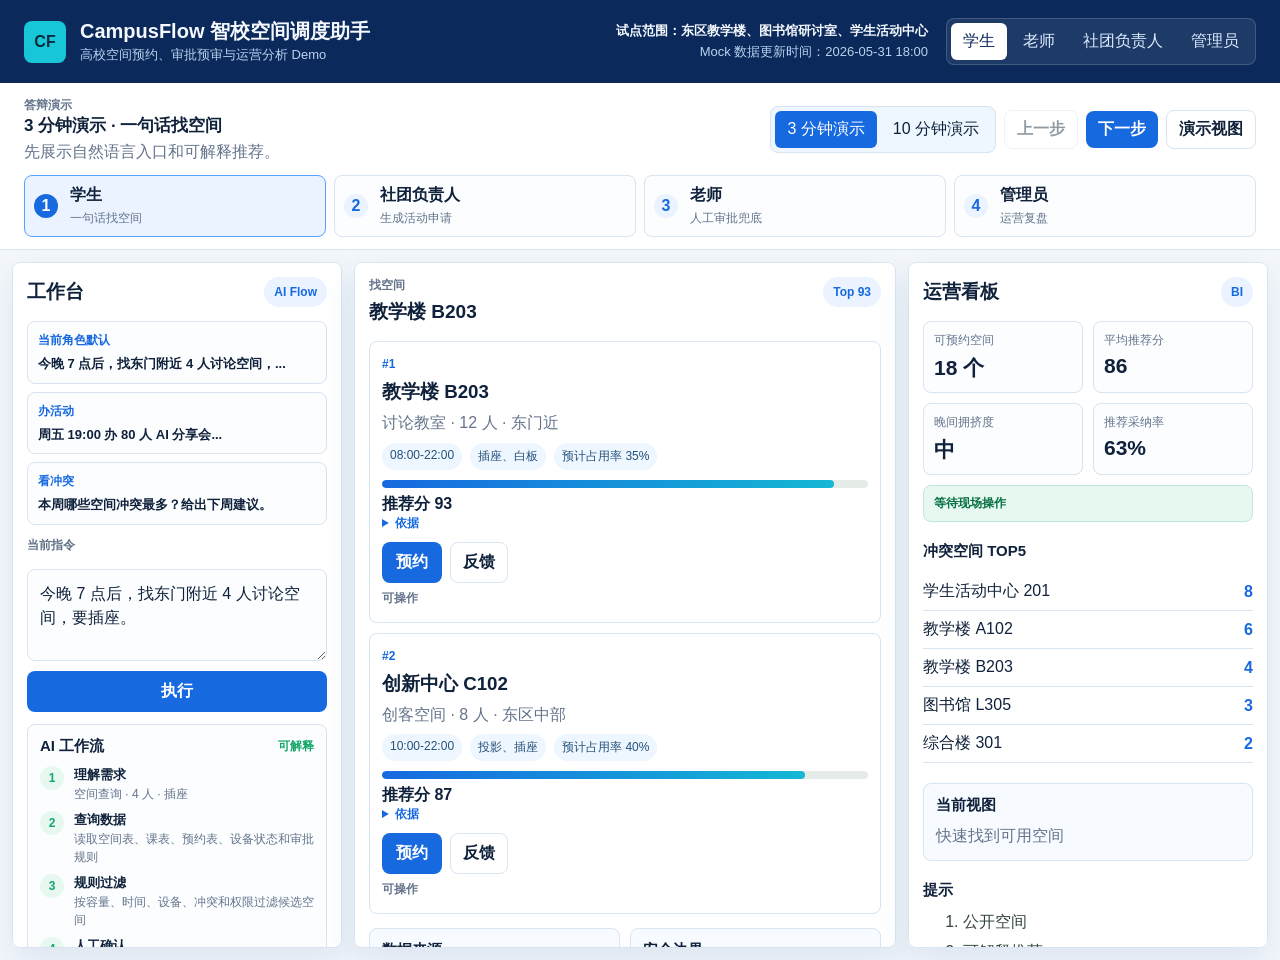
<file: demo/index.html>
<!doctype html>
<html lang="zh-CN">
  <head>
    <meta charset="UTF-8">
    <meta name="viewport" content="width=device-width, initial-scale=1.0">
    <title>CampusFlow 智校空间调度助手 Demo</title>
    <link rel="stylesheet" href="./styles.css">
  </head>
  <body>
    <main class="app-shell">
      <header class="topbar">
        <div class="brand">
          <div class="brand-mark">CF</div>
          <div>
            <h1>CampusFlow 智校空间调度助手</h1>
            <p>高校空间预约、审批预审与运营分析 Demo</p>
          </div>
        </div>
        <div class="topbar-right">
          <div class="data-meta">
            <strong>试点范围：东区教学楼、图书馆研讨室、学生活动中心</strong>
            <span>Mock 数据更新时间：2026-05-31 18:00</span>
          </div>
          <nav class="segmented" id="roleTabs" aria-label="角色切换"></nav>
        </div>
      </header>

      <section class="presentation-strip" aria-label="答辩演示模式">
        <div class="presentation-copy">
          <span class="eyebrow">答辩演示</span>
          <strong id="presentationTitle"></strong>
          <p id="presentationPoint"></p>
        </div>
        <div class="presentation-controls">
          <div class="segmented presentation-segmented" id="presentationModes" aria-label="演示时长"></div>
          <button class="ghost-button" id="prevStep" type="button">上一步</button>
          <button class="primary-button small" id="nextStep" type="button">下一步</button>
          <button class="ghost-button" id="focusToggle" type="button">演示视图</button>
        </div>
        <div class="step-track" id="presentationSteps"></div>
      </section>

      <section class="workspace">
        <aside class="pane">
          <div class="pane-inner">
            <div class="section-title">
              <h2>工作台</h2>
              <span class="status-pill">AI Flow</span>
            </div>
            <div class="prompt-stack" id="promptButtons"></div>
            <div class="query-box">
              <label for="queryInput" class="eyebrow">当前指令</label>
              <textarea id="queryInput"></textarea>
              <button class="primary-button" id="runButton" type="button">执行</button>
            </div>
            <section class="workflow-card">
              <div class="workflow-head">
                <h3>AI 工作流</h3>
                <span>可解释</span>
              </div>
              <ol class="workflow-steps" id="workflowSteps"></ol>
            </section>
            <details class="debug-drawer">
              <summary>技术细节</summary>
              <pre class="parsed-box" id="parsedOutput"></pre>
            </details>
          </div>
        </aside>

        <section class="pane">
          <div class="pane-inner" id="resultPanel"></div>
        </section>

        <aside class="pane">
          <div class="pane-inner">
            <div class="section-title">
              <h2>运营看板</h2>
              <span class="status-pill">BI</span>
            </div>
            <div class="metrics-grid" id="metricsGrid"></div>
            <div class="live-feedback" id="liveFeedback">等待现场操作</div>

            <section class="dashboard-section">
              <h3>冲突空间 TOP5</h3>
              <ul class="conflict-list" id="conflictList"></ul>
            </section>

            <section class="dashboard-section brief-box">
              <h3>当前视图</h3>
              <p id="weeklyBrief"></p>
            </section>

            <section class="dashboard-section">
              <h3>提示</h3>
              <ol class="action-list" id="actionList"></ol>
            </section>
          </div>
        </aside>
      </section>
    </main>
    <script src="./app.js"></script>
  </body>
</html>
</file>
<file: demo/styles.css>
:root {
  color-scheme: light;
  --bg: #f3f7fb;
  --surface: #ffffff;
  --surface-2: #eef6ff;
  --ink: #10223b;
  --muted: #64748b;
  --line: #d8e4f0;
  --green: #17a66a;
  --green-2: #e6f8f0;
  --blue: #1769e0;
  --blue-2: #eaf3ff;
  --cyan: #14b8d4;
  --amber: #c77912;
  --amber-2: #fff4db;
  --red: #d84a3a;
  --shadow: 0 14px 32px rgba(27, 82, 150, 0.1);
}

* {
  box-sizing: border-box;
}

body {
  margin: 0;
  min-width: 1180px;
  background: var(--bg);
  color: var(--ink);
  font-family: "Microsoft YaHei", "PingFang SC", "Segoe UI", Arial, sans-serif;
  letter-spacing: 0;
}

button,
textarea {
  font: inherit;
}

button {
  cursor: pointer;
}

.app-shell {
  min-height: 100vh;
  display: grid;
  grid-template-rows: auto 1fr;
}

.topbar {
  display: flex;
  align-items: center;
  justify-content: space-between;
  gap: 24px;
  padding: 18px 24px;
  background: #0b2a5b;
  color: #f5f9ff;
}

.brand {
  display: flex;
  align-items: center;
  gap: 14px;
}

.brand-mark {
  width: 42px;
  height: 42px;
  display: grid;
  place-items: center;
  border-radius: 8px;
  background: #17c7d8;
  color: #062a40;
  font-weight: 800;
}

.brand h1 {
  margin: 0;
  font-size: 20px;
  line-height: 1.2;
}

.brand p,
.data-meta span,
.eyebrow,
.muted {
  color: var(--muted);
}

.topbar .brand p,
.topbar .data-meta span {
  color: #bad2ef;
}

.brand p {
  margin: 3px 0 0;
  font-size: 13px;
}

.topbar-right {
  display: flex;
  align-items: center;
  gap: 18px;
}

.data-meta {
  display: grid;
  gap: 3px;
  text-align: right;
  font-size: 13px;
}

.segmented {
  display: inline-grid;
  grid-auto-flow: column;
  gap: 4px;
  padding: 4px;
  border: 1px solid rgba(255, 255, 255, 0.16);
  border-radius: 8px;
  background: rgba(255, 255, 255, 0.08);
}

.segmented-button {
  border: 0;
  border-radius: 6px;
  padding: 8px 12px;
  background: transparent;
  color: #dcecff;
}

.segmented-button.is-active {
  background: #ffffff;
  color: #0b2a5b;
}

.workspace {
  display: grid;
  grid-template-columns: 330px minmax(520px, 1fr) 360px;
  gap: 12px;
  padding: 12px;
  height: calc(100vh - 190px);
}

.pane {
  min-height: 0;
  overflow: auto;
  border: 1px solid var(--line);
  border-radius: 8px;
  background: var(--surface);
  box-shadow: var(--shadow);
}

.pane-inner {
  padding: 14px;
}

.pane h2,
.pane h3,
.recommendation-card h3 {
  margin: 0;
}

.pane h2 {
  font-size: 19px;
}

.section-title {
  display: flex;
  align-items: center;
  justify-content: space-between;
  margin-bottom: 14px;
}

.prompt-stack {
  display: grid;
  gap: 8px;
  margin-bottom: 12px;
}

.prompt-button {
  display: grid;
  gap: 6px;
  width: 100%;
  min-height: 56px;
  padding: 10px;
  text-align: left;
  border: 1px solid var(--line);
  border-radius: 8px;
  background: #fbfdff;
  color: var(--ink);
}

.prompt-button:hover {
  border-color: #9fc8ff;
  background: var(--blue-2);
}

.prompt-button span {
  color: var(--blue);
  font-size: 12px;
  font-weight: 700;
}

.prompt-button strong {
  font-size: 13px;
  line-height: 1.35;
}

.query-box {
  display: grid;
  gap: 10px;
}

textarea {
  width: 100%;
  min-height: 92px;
  resize: vertical;
  padding: 12px;
  border: 1px solid var(--line);
  border-radius: 8px;
  color: var(--ink);
  background: #fbfdff;
  line-height: 1.5;
}

textarea:focus {
  outline: 2px solid rgba(23, 105, 224, 0.18);
  border-color: var(--blue);
}

.primary-button,
.card-actions button {
  border: 0;
  border-radius: 8px;
  padding: 10px 14px;
  background: var(--blue);
  color: #fff;
  font-weight: 700;
}

.primary-button.small {
  padding: 8px 12px;
}

.ghost-button,
.card-actions button.ghost {
  border: 1px solid var(--line);
  border-radius: 8px;
  padding: 8px 12px;
  background: #fff;
  color: var(--ink);
  font-weight: 700;
}

.ghost-button:disabled {
  opacity: 0.45;
  cursor: not-allowed;
}

.card-actions button.is-done {
  background: var(--green);
  color: #fff;
}

.debug-drawer {
  margin-top: 12px;
}

.presentation-strip {
  display: grid;
  grid-template-columns: minmax(260px, 1fr) auto;
  gap: 12px 18px;
  padding: 12px 24px;
  border-bottom: 1px solid var(--line);
  background: #ffffff;
}

.presentation-copy {
  min-width: 0;
}

.presentation-copy strong {
  display: block;
  font-size: 17px;
}

.presentation-copy p {
  margin: 4px 0 0;
  color: var(--muted);
  line-height: 1.4;
}

.presentation-controls {
  display: flex;
  align-items: center;
  justify-content: flex-end;
  gap: 8px;
}

.presentation-segmented {
  border-color: var(--line);
  background: var(--surface-2);
}

.presentation-segmented .segmented-button {
  color: var(--ink);
}

.presentation-segmented .segmented-button.is-active {
  background: var(--blue);
  color: #fff;
}

.step-track {
  grid-column: 1 / -1;
  display: grid;
  grid-template-columns: repeat(auto-fit, minmax(160px, 1fr));
  gap: 8px;
}

.step-chip {
  min-width: 0;
  display: grid;
  grid-template-columns: 28px 1fr;
  gap: 4px 8px;
  align-items: center;
  padding: 9px;
  border: 1px solid var(--line);
  border-radius: 8px;
  background: #fbfdff;
  color: var(--ink);
  text-align: left;
}

.step-chip span {
  grid-row: 1 / 3;
  display: grid;
  place-items: center;
  width: 24px;
  height: 24px;
  border-radius: 50%;
  background: var(--blue-2);
  color: var(--blue);
  font-weight: 800;
}

.step-chip strong,
.step-chip em {
  overflow: hidden;
  text-overflow: ellipsis;
  white-space: nowrap;
}

.step-chip em {
  color: var(--muted);
  font-size: 12px;
  font-style: normal;
}

.step-chip.is-active {
  border-color: #5aa1ff;
  background: var(--blue-2);
}

.step-chip.is-active span {
  background: var(--blue);
  color: #fff;
}

.debug-drawer summary,
.inline-detail summary {
  color: var(--blue);
  cursor: pointer;
  font-weight: 800;
  font-size: 12px;
}

.parsed-box {
  margin-top: 8px;
  padding: 12px;
  border-radius: 8px;
  background: #071d3d;
  color: #e8f3ff;
  overflow: auto;
  font-family: Consolas, "SFMono-Regular", monospace;
  font-size: 12px;
  line-height: 1.55;
}

.workflow-card {
  margin-top: 12px;
  padding: 12px;
  border: 1px solid var(--line);
  border-radius: 8px;
  background: #fbfdff;
}

.workflow-head {
  display: flex;
  align-items: center;
  justify-content: space-between;
  gap: 12px;
  margin-bottom: 10px;
}

.workflow-head h3 {
  margin: 0;
  font-size: 15px;
}

.workflow-head span {
  color: var(--green);
  font-size: 12px;
  font-weight: 800;
}

.workflow-steps {
  display: grid;
  gap: 8px;
  padding: 0;
  margin: 0;
  list-style: none;
}

.workflow-steps li {
  display: grid;
  grid-template-columns: 26px 1fr;
  gap: 8px;
  align-items: start;
}

.workflow-steps li > span {
  display: grid;
  place-items: center;
  width: 24px;
  height: 24px;
  border-radius: 50%;
  background: var(--green-2);
  color: var(--green);
  font-size: 12px;
  font-weight: 800;
}

.workflow-steps strong {
  display: block;
  font-size: 13px;
}

.workflow-steps p {
  margin: 2px 0 0;
  color: var(--muted);
  font-size: 12px;
  line-height: 1.45;
}

.panel-heading {
  display: flex;
  justify-content: space-between;
  gap: 16px;
  margin-bottom: 16px;
}

.eyebrow {
  margin: 0 0 5px;
  font-size: 12px;
  font-weight: 800;
  text-transform: uppercase;
}

.status-pill {
  height: 30px;
  display: inline-flex;
  align-items: center;
  border-radius: 999px;
  padding: 0 10px;
  background: var(--blue-2);
  color: var(--blue);
  font-size: 12px;
  font-weight: 800;
  white-space: nowrap;
}

.status-pill.is-warning {
  background: var(--amber-2);
  color: var(--amber);
}

.status-pill.is-danger {
  background: #f9dfdc;
  color: var(--red);
}

.card-list,
.application-layout,
.risk-grid {
  display: grid;
  gap: 10px;
}

.application-layout {
  grid-template-columns: 1fr 1fr;
}

.recommendation-card,
.form-card,
.brief-box,
.metric-card,
.risk-item,
.unavailable-item,
.conflict-table article,
.queue-item,
.admin-card {
  border: 1px solid var(--line);
  border-radius: 8px;
  background: #fff;
}

.recommendation-card,
.form-card,
.brief-box {
  padding: 12px;
}

.recommendation-card.is-featured {
  border-color: #9fc8ff;
  background: #fbfdff;
}

.rank {
  display: inline-block;
  margin-bottom: 8px;
  color: var(--blue);
  font-size: 12px;
  font-weight: 800;
}

.recommendation-card p,
.form-card p,
.brief-box p {
  margin: 7px 0 0;
  color: var(--muted);
  line-height: 1.4;
}

.meta-row {
  display: flex;
  flex-wrap: wrap;
  gap: 8px;
  margin: 8px 0;
}

.meta-row span {
  border-radius: 999px;
  padding: 5px 8px;
  background: var(--surface-2);
  color: #245179;
  font-size: 12px;
}

.score-line {
  height: 8px;
  overflow: hidden;
  margin: 10px 0 6px;
  border-radius: 999px;
  background: #e5ece8;
}

.score-line span {
  display: block;
  height: 100%;
  border-radius: inherit;
  background: linear-gradient(90deg, #1769e0, #14b8d4);
}

.recommendation-card ul,
.action-list,
.risk-grid,
.unavailable-list {
  margin-top: 8px;
}

.recommendation-card li,
.action-list li {
  margin-bottom: 7px;
  color: #33443e;
  line-height: 1.45;
}

.card-actions {
  display: flex;
  gap: 8px;
  margin-top: 10px;
}

.subsection {
  margin-top: 14px;
}

.subsection h3,
.brief-box h3,
.form-card h3 {
  font-size: 15px;
}

.unavailable-list {
  display: grid;
  gap: 8px;
}

.queue-list,
.admin-grid {
  display: grid;
  gap: 10px;
  margin-top: 12px;
}

.admin-grid {
  grid-template-columns: repeat(3, minmax(0, 1fr));
}

.queue-item,
.admin-card {
  padding: 12px;
}

.queue-item {
  display: grid;
  grid-template-columns: minmax(120px, 1fr) minmax(220px, 2fr) auto;
  gap: 10px;
  align-items: center;
}

.queue-item span,
.admin-card p {
  color: var(--muted);
  line-height: 1.45;
}

.queue-item em,
.admin-card span {
  color: var(--amber);
  font-style: normal;
  font-weight: 800;
}

.admin-card {
  display: grid;
  gap: 8px;
  background: #fbfdfc;
}

.unavailable-item {
  display: grid;
  gap: 4px;
  padding: 10px;
  background: #fffaf0;
}

.unavailable-item span {
  color: var(--amber);
  font-size: 13px;
  line-height: 1.45;
}

.form-card dl {
  display: grid;
  gap: 7px;
  margin: 10px 0 0;
}

.form-card dl div {
  display: grid;
  grid-template-columns: 76px 1fr;
  gap: 12px;
}

.form-card dt {
  color: var(--muted);
}

.form-card dd {
  margin: 0;
  font-weight: 700;
}

.risk-grid {
  grid-template-columns: repeat(2, minmax(0, 1fr));
}

.risk-item {
  padding: 10px;
}

.risk-item span {
  color: var(--muted);
  font-size: 12px;
  font-weight: 800;
}

.risk-item.medium {
  background: var(--amber-2);
}

.risk-item.low {
  background: var(--blue-2);
}

.risk-item.high {
  background: #f9dfdc;
}

.risk-item strong,
.risk-item p {
  display: block;
  margin-top: 6px;
}

.risk-chips {
  display: flex;
  flex-wrap: wrap;
  gap: 8px;
  margin-top: 10px;
}

.chip-button {
  border: 1px solid #b6d6ff;
  border-radius: 999px;
  padding: 7px 10px;
  background: #fff;
  color: var(--blue);
  font-size: 12px;
  font-weight: 800;
}

.chip-button.is-active {
  background: var(--blue);
  color: #fff;
}

.interaction-note {
  min-height: 20px;
  margin: 8px 0 0;
  color: var(--blue);
  font-size: 12px;
  font-weight: 800;
}

.risk-item p {
  margin-bottom: 0;
  color: #4e5d58;
}

.metrics-grid {
  display: grid;
  grid-template-columns: repeat(2, minmax(0, 1fr));
  gap: 10px;
}

.metric-card {
  padding: 10px;
  background: #fbfdff;
}

.metric-card span {
  display: block;
  color: var(--muted);
  font-size: 12px;
}

.metric-card strong {
  display: block;
  margin-top: 5px;
  font-size: 21px;
}

.conflict-list {
  padding: 0;
  margin: 12px 0 0;
  list-style: none;
}

.conflict-list li {
  display: flex;
  align-items: center;
  justify-content: space-between;
  padding: 8px 0;
  border-bottom: 1px solid var(--line);
}

.conflict-list strong {
  color: var(--blue);
}

.conflict-table {
  display: grid;
  gap: 8px;
}

.conflict-table article {
  display: grid;
  grid-template-columns: 28px 1fr 48px;
  gap: 10px;
  align-items: center;
  padding: 10px;
}

.conflict-table article span {
  display: grid;
  place-items: center;
  width: 24px;
  height: 24px;
  border-radius: 50%;
  background: var(--blue-2);
  color: var(--blue);
  font-weight: 800;
}

.conflict-table article em {
  color: var(--amber);
  font-style: normal;
  font-weight: 800;
}

.conflict-table article p {
  grid-column: 2 / 4;
  margin: 0;
  color: var(--muted);
  font-size: 13px;
}

.brief-box {
  margin-top: 14px;
  background: #f7fbff;
}

.governance-panel {
  display: grid;
  grid-template-columns: 1fr 1fr;
  gap: 10px;
  margin-top: 14px;
}

.governance-panel div {
  padding: 12px;
  border: 1px solid var(--line);
  border-radius: 8px;
  background: #f7fbff;
}

.governance-panel h3 {
  margin: 0;
  font-size: 15px;
}

.governance-panel p {
  margin: 7px 0 0;
  color: var(--muted);
  line-height: 1.45;
}

.live-feedback {
  margin-top: 10px;
  padding: 9px 10px;
  border: 1px solid #bce8d4;
  border-radius: 8px;
  background: var(--green-2);
  color: #087044;
  font-size: 12px;
  font-weight: 800;
}

.is-focus-mode .workspace {
  grid-template-columns: minmax(0, 1fr);
}

.is-focus-mode .workspace > .pane:first-child,
.is-focus-mode .workspace > .pane:last-child {
  display: none;
}

.is-focus-mode .pane {
  box-shadow: none;
}

.dashboard-section {
  margin-top: 20px;
}

.dashboard-section h3 {
  margin-bottom: 10px;
  font-size: 15px;
}

@media (max-width: 900px) {
  body {
    min-width: 0;
  }

  .topbar,
  .topbar-right,
  .presentation-strip,
  .presentation-controls,
  .workspace,
  .application-layout,
  .governance-panel,
  .risk-grid,
  .admin-grid,
  .queue-item {
    display: grid;
  }

  .topbar {
    align-items: start;
  }

  .presentation-strip {
    grid-template-columns: 1fr;
    padding: 12px;
  }

  .presentation-controls {
    justify-content: stretch;
  }

  .presentation-controls > * {
    width: 100%;
  }

  .step-track {
    grid-template-columns: 1fr;
  }

  .workspace {
    grid-template-columns: 1fr;
    height: auto;
  }

  .application-layout,
  .governance-panel,
  .risk-grid,
  .admin-grid {
    grid-template-columns: 1fr;
  }

  .data-meta {
    text-align: left;
  }
}
</file>
